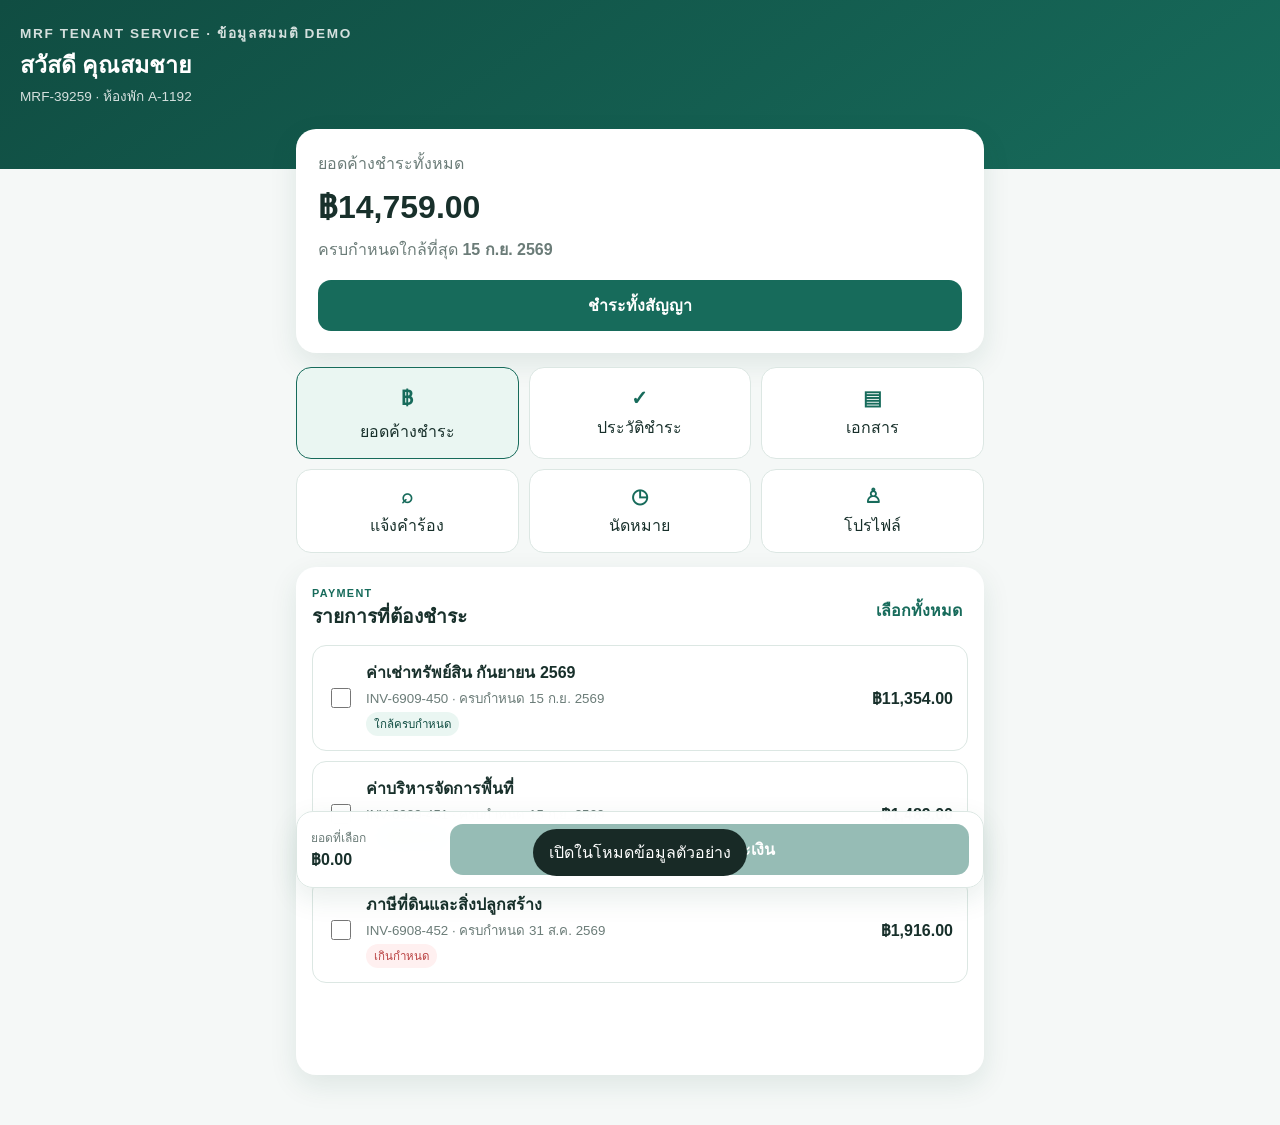
<file: index.html>
<!doctype html>
<html lang="th">
<head>
  <meta charset="utf-8">
  <meta name="viewport" content="width=device-width, initial-scale=1, viewport-fit=cover">
  <meta name="theme-color" content="#176b5b">
  <meta http-equiv="Cache-Control" content="no-cache, no-store, must-revalidate">
  <meta http-equiv="Pragma" content="no-cache">
  <meta http-equiv="Expires" content="0">
  <title>บริการผู้เช่า MRF</title>
  <link rel="stylesheet" href="styles.css?v=20260928-5">
</head>
<body class="is-booting">
  <div id="app-loading" class="app-loading" role="status" aria-live="polite">
    <div class="loading-brand">MRF</div>
    <strong>Tenant Service</strong>
    <span>กำลังเปิดบริการ...</span>
    <div class="loading-dots" aria-hidden="true"><i></i><i></i><i></i></div>
  </div>
  <header class="topbar">
    <div>
      <p class="eyebrow">MRF TENANT SERVICE · ข้อมูลสมมติ DEMO</p>
      <h1>สวัสดี <span id="display-name">คุณสมชาย</span></h1>
      <p id="contract-summary">สัญญา MRF-00125 · ทรัพย์สิน A-1204</p>
    </div>
    <img id="profile-picture" class="avatar" alt="รูปโปรไฟล์ LINE" hidden>
  </header>

  <main>
    <section class="balance-card">
      <p>ยอดค้างชำระทั้งหมด</p>
      <strong id="total-balance">฿0.00</strong>
      <span>ครบกำหนดใกล้ที่สุด <b id="nearest-due-date">-</b></span>
      <button id="pay-all" class="primary-button">ชำระทั้งสัญญา</button>
    </section>

    <nav class="quick-actions" aria-label="เมนูบริการ">
      <button data-target="invoices"><span>฿</span>ยอดค้างชำระ</button>
      <button data-target="history"><span>✓</span>ประวัติชำระ</button>
      <button data-target="documents"><span>▤</span>เอกสาร</button>
      <button data-target="requests"><span>⌕</span>แจ้งคำร้อง</button>
      <button data-target="appointments"><span>◷</span>นัดหมาย</button>
      <button data-target="profile"><span>♙</span>โปรไฟล์</button>
    </nav>

    <section id="invoices" class="panel">
      <div class="section-heading">
        <div><p class="eyebrow">PAYMENT</p><h2>รายการที่ต้องชำระ</h2></div>
        <button id="toggle-all" class="text-button">เลือกทั้งหมด</button>
      </div>
      <div id="invoice-list" class="stack"></div>
      <div class="sticky-payment">
        <div><span>ยอดที่เลือก</span><strong id="selected-total">฿0.00</strong></div>
        <button id="create-qr" class="primary-button">สร้าง QR ชำระเงิน</button>
      </div>
    </section>

    <section id="history" class="panel" hidden>
      <div class="section-heading"><div><p class="eyebrow">PAYMENT HISTORY</p><h2>ประวัติการชำระเงิน</h2></div></div>
      <div id="payment-history" class="stack"></div>
    </section>

    <section id="documents" class="panel" hidden>
      <div class="section-heading"><div><p class="eyebrow">DOCUMENTS</p><h2>เอกสารของฉัน</h2></div></div>
      <div id="document-list" class="stack"></div>
    </section>

    <section id="requests" class="panel" hidden>
      <div class="section-heading"><div><p class="eyebrow">SERVICE CENTER</p><h2>แจ้งคำขอบริการ</h2></div></div>
      <div id="request-types" class="request-grid"></div>
      <h3>คำร้องล่าสุด</h3>
      <div id="request-history" class="stack"></div>
    </section>

    <section id="appointments" class="panel" hidden>
      <div class="section-heading"><div><p class="eyebrow">APPOINTMENT</p><h2>นัดหมายเจ้าหน้าที่</h2></div></div>
      <form id="appointment-form" class="mock-form">
        <label>หัวข้อนัดหมาย<select id="appointment-topic"><option>สอบถามสัญญา</option><option>ส่งเอกสาร</option><option>ตรวจสอบทรัพย์สิน</option></select></label>
        <label>วันที่ต้องการ<input id="appointment-date" type="date" required></label>
        <label>ช่วงเวลา<select id="appointment-time"><option>09:00–12:00 น.</option><option>13:00–16:00 น.</option></select></label>
        <button class="primary-button" type="submit">ยืนยันนัดหมายตัวอย่าง</button>
      </form>
      <div id="appointment-result"></div>
    </section>

    <section id="profile" class="panel" hidden>
      <div class="section-heading"><div><p class="eyebrow">TENANT PROFILE</p><h2>ข้อมูลผู้เช่า</h2></div></div>
      <form id="profile-form" class="mock-form">
        <label>ชื่อผู้เช่า<input id="profile-name" required></label>
        <label>เบอร์ติดต่อ<input id="profile-phone" required></label>
        <label>อีเมล<input id="profile-email" type="email" required></label>
        <button class="primary-button" type="submit">บันทึกข้อมูลตัวอย่าง</button>
      </form>
    </section>

  </main>

  <dialog id="qr-dialog">
    <button id="close-dialog" class="dialog-close" aria-label="ปิด">×</button>
    <p class="eyebrow">MOCK PAYMENT</p>
    <h2>สแกนเพื่อชำระเงิน</h2>
    <div class="mock-qr-card" aria-label="QR Code ตัวอย่างสำหรับ Demo">
      <div class="mock-qr-frame">
        <canvas id="mock-qr-canvas" width="232" height="232" aria-hidden="true"></canvas>
        <span class="mock-qr-badge">DEMO</span>
      </div>
      <div class="mock-qr-meta">
        <strong>MRF Tenant Service</strong>
        <small>QR ตัวอย่างสำหรับการสาธิต · ไม่ใช่ QR ชำระเงินจริง</small>
      </div>
    </div>
    <strong id="qr-total">฿0.00</strong>
    <p class="muted">หน้าจอนี้เป็นข้อมูลจำลอง ยังไม่มีการตัดเงินจริง</p>
    <button id="mock-paid" class="primary-button">จำลองว่าชำระสำเร็จ</button>
  </dialog>

  <dialog id="document-dialog">
    <button class="dialog-close" data-close-dialog="document-dialog" aria-label="ปิด">×</button>
    <p class="eyebrow">MOCK DOCUMENT</p>
    <h2 id="document-title">เอกสาร</h2>
    <div class="document-preview">
      <b>มูลนิธิมหามกุฏราชวิทยาลัย</b>
      <span id="document-number">-</span>
      <p>เอกสารตัวอย่างสำหรับทดสอบหน้าจอ LIFF</p>
    </div>
    <button id="mock-download" class="primary-button">จำลองดาวน์โหลดเอกสาร</button>
  </dialog>

  <dialog id="request-dialog">
    <button class="dialog-close" data-close-dialog="request-dialog" aria-label="ปิด">×</button>
    <p class="eyebrow">MOCK SERVICE REQUEST</p>
    <h2 id="request-title">แจ้งคำขอบริการ</h2>
    <form id="request-form">
      <label>รายละเอียด<textarea id="request-detail" rows="4" required placeholder="กรอกรายละเอียดคำร้อง"></textarea></label>
      <label>เบอร์ติดต่อ<input id="request-phone" type="tel" required placeholder="08x-xxx-xxxx"></label>
      <label>เอกสารแนบ (Mock)<input id="request-attachment" type="file"></label>
      <button class="primary-button" type="submit">ส่งคำร้องตัวอย่าง</button>
    </form>
  </dialog>

  <div id="toast" class="toast" role="status" aria-live="polite"></div>
  <script src="https://static.line-scdn.net/liff/edge/2/sdk.js"></script>
  <script src="mock-data.js?v=20260928-5"></script>
  <script src="app.js?v=20260928-5"></script>
</body>
</html>
</file>
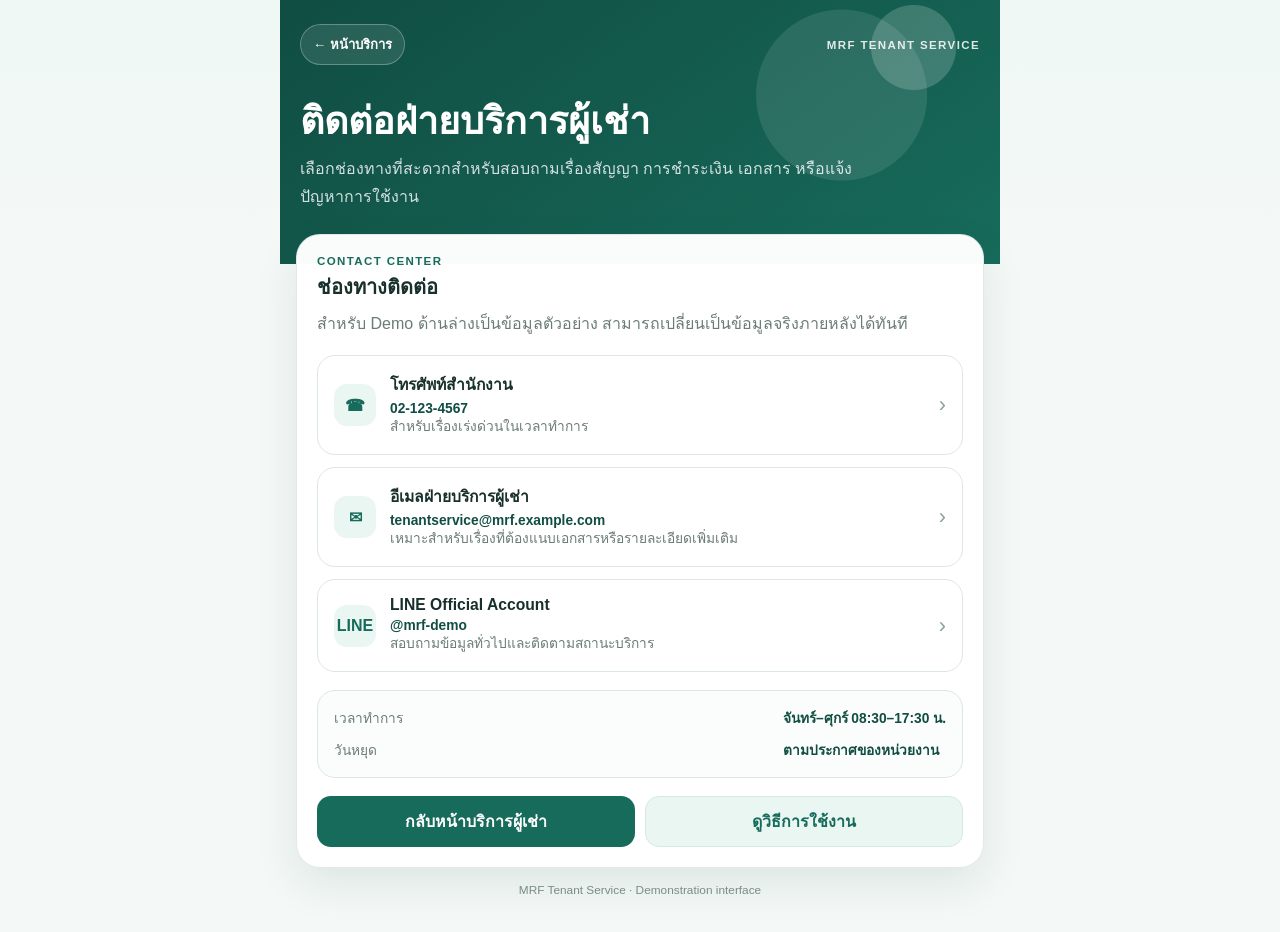
<file: contact/index.html>
<!doctype html>
<html lang="th">
<head>
  <meta charset="utf-8">
  <meta name="viewport" content="width=device-width, initial-scale=1, viewport-fit=cover">
  <meta name="theme-color" content="#176b5b">
  <meta http-equiv="Cache-Control" content="no-cache, no-store, must-revalidate">
  <title>ติดต่อเรา | MRF Tenant Service</title>
  <link rel="stylesheet" href="../static-pages.css?v=20260928-4">
</head>
<body>
  <div class="page-shell">
    <header class="page-hero">
      <div class="hero-nav">
        <a class="back-link" href="../" aria-label="กลับหน้าบริการ">← หน้าบริการ</a>
        <span class="brand-pill">MRF TENANT SERVICE</span>
      </div>
      <h1>ติดต่อฝ่ายบริการผู้เช่า</h1>
      <p>เลือกช่องทางที่สะดวกสำหรับสอบถามเรื่องสัญญา การชำระเงิน เอกสาร หรือแจ้งปัญหาการใช้งาน</p>
    </header>

    <main class="content">
      <section class="surface">
        <p class="section-label">CONTACT CENTER</p>
        <h2>ช่องทางติดต่อ</h2>
        <p class="intro">สำหรับ Demo ด้านล่างเป็นข้อมูลตัวอย่าง สามารถเปลี่ยนเป็นข้อมูลจริงภายหลังได้ทันที</p>

        <div class="contact-list">
          <a class="contact-card" href="tel:021234567">
            <span class="contact-icon">☎</span>
            <span class="copy"><b>โทรศัพท์สำนักงาน</b><span class="value">02-123-4567</span><p>สำหรับเรื่องเร่งด่วนในเวลาทำการ</p></span>
            <span class="chevron">›</span>
          </a>
          <a class="contact-card" href="mailto:tenantservice@mrf.example.com">
            <span class="contact-icon">✉</span>
            <span class="copy"><b>อีเมลฝ่ายบริการผู้เช่า</b><span class="value">tenantservice@mrf.example.com</span><p>เหมาะสำหรับเรื่องที่ต้องแนบเอกสารหรือรายละเอียดเพิ่มเติม</p></span>
            <span class="chevron">›</span>
          </a>
          <a class="contact-card" href="https://line.me/ti/p/@mrf-demo" target="_blank" rel="noreferrer">
            <span class="contact-icon">LINE</span>
            <span class="copy"><b>LINE Official Account</b><span class="value">@mrf-demo</span><p>สอบถามข้อมูลทั่วไปและติดตามสถานะบริการ</p></span>
            <span class="chevron">›</span>
          </a>
        </div>

        <div class="hours">
          <span>เวลาทำการ</span><strong>จันทร์–ศุกร์ 08:30–17:30 น.</strong>
          <span>วันหยุด</span><strong>ตามประกาศของหน่วยงาน</strong>
        </div>

        <div class="action-grid">
          <a class="action-link primary" href="../">กลับหน้าบริการผู้เช่า</a>
          <a class="action-link secondary" href="../howto/">ดูวิธีการใช้งาน</a>
        </div>
      </section>
      <p class="demo-note">MRF Tenant Service · Demonstration interface</p>
    </main>
  </div>
</body>
</html>
</file>
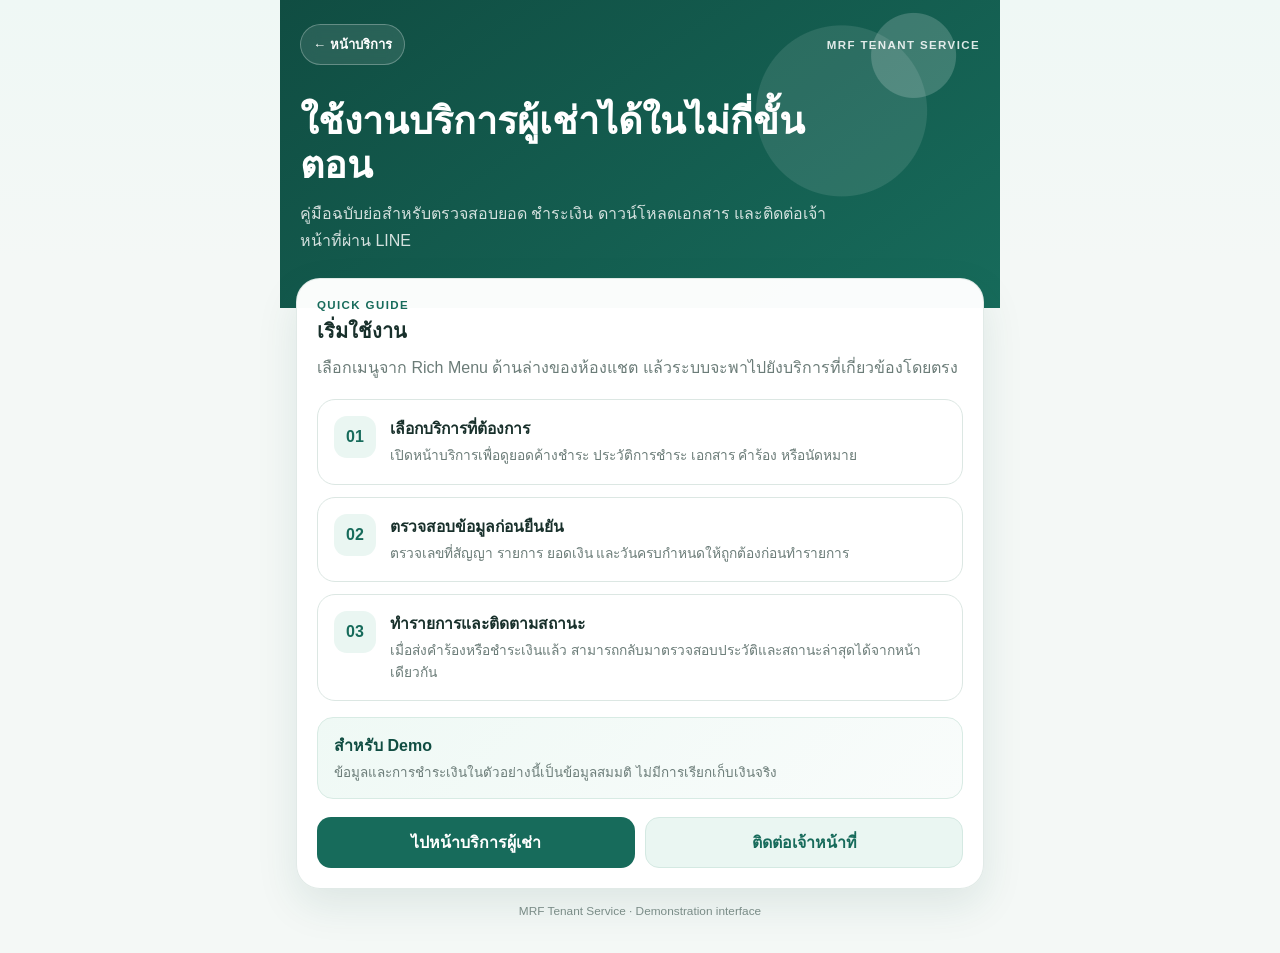
<file: howto/index.html>
<!doctype html>
<html lang="th">
<head>
  <meta charset="utf-8">
  <meta name="viewport" content="width=device-width, initial-scale=1, viewport-fit=cover">
  <meta name="theme-color" content="#176b5b">
  <meta http-equiv="Cache-Control" content="no-cache, no-store, must-revalidate">
  <title>วิธีการใช้งาน | MRF Tenant Service</title>
  <link rel="stylesheet" href="../static-pages.css?v=20260928-4">
</head>
<body>
  <div class="page-shell">
    <header class="page-hero">
      <div class="hero-nav">
        <a class="back-link" href="../" aria-label="กลับหน้าบริการ">← หน้าบริการ</a>
        <span class="brand-pill">MRF TENANT SERVICE</span>
      </div>
      <h1>ใช้งานบริการผู้เช่าได้ในไม่กี่ขั้นตอน</h1>
      <p>คู่มือฉบับย่อสำหรับตรวจสอบยอด ชำระเงิน ดาวน์โหลดเอกสาร และติดต่อเจ้าหน้าที่ผ่าน LINE</p>
    </header>

    <main class="content">
      <section class="surface">
        <p class="section-label">QUICK GUIDE</p>
        <h2>เริ่มใช้งาน</h2>
        <p class="intro">เลือกเมนูจาก Rich Menu ด้านล่างของห้องแชต แล้วระบบจะพาไปยังบริการที่เกี่ยวข้องโดยตรง</p>

        <div class="step-list">
          <article class="step-card">
            <span class="step-no">01</span>
            <div><b>เลือกบริการที่ต้องการ</b><p>เปิดหน้าบริการเพื่อดูยอดค้างชำระ ประวัติการชำระ เอกสาร คำร้อง หรือนัดหมาย</p></div>
          </article>
          <article class="step-card">
            <span class="step-no">02</span>
            <div><b>ตรวจสอบข้อมูลก่อนยืนยัน</b><p>ตรวจเลขที่สัญญา รายการ ยอดเงิน และวันครบกำหนดให้ถูกต้องก่อนทำรายการ</p></div>
          </article>
          <article class="step-card">
            <span class="step-no">03</span>
            <div><b>ทำรายการและติดตามสถานะ</b><p>เมื่อส่งคำร้องหรือชำระเงินแล้ว สามารถกลับมาตรวจสอบประวัติและสถานะล่าสุดได้จากหน้าเดียวกัน</p></div>
          </article>
        </div>

        <div class="info-strip">
          <strong>สำหรับ Demo</strong>
          <p>ข้อมูลและการชำระเงินในตัวอย่างนี้เป็นข้อมูลสมมติ ไม่มีการเรียกเก็บเงินจริง</p>
        </div>

        <div class="action-grid">
          <a class="action-link primary" href="../">ไปหน้าบริการผู้เช่า</a>
          <a class="action-link secondary" href="../contact/">ติดต่อเจ้าหน้าที่</a>
        </div>
      </section>
      <p class="demo-note">MRF Tenant Service · Demonstration interface</p>
    </main>
  </div>
</body>
</html>
</file>
<file: styles.css>
:root { color-scheme: light; --green:#176b5b; --green-dark:#104d42; --mint:#eaf6f2; --ink:#18302b; --muted:#6b7c78; --line:#dce7e3; --danger:#b94242; --shadow:0 10px 28px rgba(22,74,63,.10); }
* { box-sizing:border-box; }
body { margin:0; background:#f5f8f7; color:var(--ink); font-family:"Noto Sans Thai",Tahoma,sans-serif; }
button { font:inherit; }
.topbar { display:flex; justify-content:space-between; align-items:center; padding:calc(22px + env(safe-area-inset-top)) 20px 62px; color:white; background:linear-gradient(145deg,var(--green-dark),var(--green)); }
.topbar h1 { margin:2px 0; font-size:1.45rem; }
.topbar p { margin:0; opacity:.82; font-size:.85rem; }
.eyebrow { margin:0; font-size:.68rem; font-weight:800; letter-spacing:.12em; }
.avatar { width:52px; height:52px; border:3px solid rgba(255,255,255,.7); border-radius:50%; object-fit:cover; }
main { max-width:720px; margin:-40px auto 50px; padding:0 16px; }
.balance-card,.panel { background:white; border-radius:20px; box-shadow:var(--shadow); }
.balance-card { padding:22px; }
.balance-card p,.balance-card span { display:block; margin:0; color:var(--muted); }
.balance-card > strong { display:block; margin:5px 0; font-size:2rem; }
.primary-button { width:100%; margin-top:18px; padding:13px 18px; border:0; border-radius:13px; color:white; background:var(--green); font-weight:750; cursor:pointer; }
.primary-button:disabled { opacity:.45; }
.quick-actions { display:grid; grid-template-columns:repeat(3,1fr); gap:10px; margin:14px 0; }
.quick-actions button,.request-grid button { border:1px solid var(--line); border-radius:15px; background:white; color:var(--ink); padding:14px 8px; cursor:pointer; }
.quick-actions button span,.request-grid button span { display:block; margin-bottom:5px; color:var(--green); font-size:1.25rem; font-weight:800; }
.quick-actions button.active { border-color:var(--green); background:var(--mint); }
.panel { scroll-margin-top:12px; padding:20px 16px 92px; }
.section-heading { display:flex; align-items:center; justify-content:space-between; margin-bottom:12px; }
.section-heading h2 { margin:2px 0; font-size:1.2rem; }
.section-heading .eyebrow { color:var(--green); }
.text-button { border:0; background:none; color:var(--green); font-weight:700; cursor:pointer; }
.stack { display:grid; gap:10px; }
.list-card { display:flex; gap:12px; align-items:center; width:100%; padding:14px; border:1px solid var(--line); border-radius:14px; color:var(--ink); background:white; text-align:left; }
.list-content { display:flex; flex:1; flex-direction:column; gap:3px; }
.list-content small,.muted { color:var(--muted); }
.status { width:max-content; padding:3px 8px; border-radius:999px; color:var(--green-dark); background:var(--mint); font-size:.72rem; font-style:normal; }
.status.overdue { color:var(--danger); background:#fff0f0; }
.invoice-card input { width:20px; height:20px; accent-color:var(--green); }
.sticky-payment { position:fixed; left:16px; right:16px; bottom:calc(12px + env(safe-area-inset-bottom)); z-index:3; display:flex; align-items:center; gap:14px; max-width:688px; margin:auto; padding:12px 14px; border:1px solid var(--line); border-radius:17px; background:rgba(255,255,255,.96); box-shadow:var(--shadow); backdrop-filter:blur(12px); }
.sticky-payment div { display:flex; min-width:125px; flex-direction:column; }
.sticky-payment span { color:var(--muted); font-size:.75rem; }
.sticky-payment .primary-button { margin:0; }
.document-card { cursor:pointer; }
.contact-card { text-decoration:none; }
.doc-icon { display:grid; place-items:center; width:38px; height:38px; border-radius:11px; color:var(--green); background:var(--mint); }
.info-card { display:flex; gap:12px; align-items:flex-start; padding:16px; border:1px solid var(--line); border-radius:14px; background:white; }
.step-badge { display:grid; place-items:center; min-width:38px; height:38px; border-radius:11px; color:white; background:var(--green); font-weight:800; }
.tip-box { margin-top:16px; padding:16px; border:1px solid var(--line); border-radius:16px; background:linear-gradient(180deg,#fff,var(--mint)); }
.tip-box b { display:block; margin-bottom:6px; }
.tip-box p { margin:0; color:var(--muted); line-height:1.5; }
.tip-box code { padding:2px 6px; border-radius:8px; background:white; color:var(--green-dark); font-family:ui-monospace,SFMono-Regular,Menlo,monospace; }
.request-grid { display:grid; grid-template-columns:repeat(2,1fr); gap:10px; }
.request-grid button { min-height:92px; }
.payment-result { display:flex; align-items:flex-end; flex-direction:column; gap:5px; }
.mock-form { display:grid; gap:14px; }
.mock-form label { display:grid; gap:6px; color:var(--ink); font-weight:700; }
.mock-form input,.mock-form select { width:100%; padding:11px 12px; border:1px solid var(--line); border-radius:10px; background:white; font:inherit; }
.appointment-card { margin-top:16px; }
.timeline { width:max-content; padding-top:4px; color:var(--green); font-size:.72rem; font-weight:700; }
.empty-state { padding:28px 12px; border:1px dashed var(--line); border-radius:14px; color:var(--muted); text-align:center; }
.panel h3 { margin:24px 0 10px; font-size:1rem; }
dialog { width:min(88vw,380px); padding:24px; border:0; border-radius:22px; text-align:center; box-shadow:0 24px 80px rgba(0,0,0,.25); }
dialog::backdrop { background:rgba(10,25,21,.62); backdrop-filter:blur(3px); }
.dialog-close { position:absolute; top:12px; right:14px; border:0; background:none; color:var(--muted); font-size:1.6rem; cursor:pointer; }
.mock-qr-card { margin:18px 0 6px; padding:16px; border:1px solid var(--line); border-radius:18px; background:#f8fbfa; }
.mock-qr-frame { position:relative; width:200px; height:200px; margin:0 auto; padding:12px; border:1px solid #d5e2de; border-radius:14px; background:white; box-shadow:0 8px 24px rgba(16,77,66,.08); }
#mock-qr-canvas { display:block; width:100%; height:100%; image-rendering:pixelated; }
.mock-qr-badge { position:absolute; left:50%; top:50%; transform:translate(-50%,-50%); padding:5px 8px; border:1px solid var(--line); border-radius:8px; color:var(--green-dark); background:rgba(255,255,255,.96); font-size:.68rem; font-weight:900; letter-spacing:.08em; }
.mock-qr-meta { display:flex; flex-direction:column; gap:3px; margin-top:12px; }
.mock-qr-meta strong { color:var(--green-dark); }
.mock-qr-meta small { color:var(--muted); line-height:1.45; }
.document-preview { display:flex; min-height:210px; margin:18px 0; padding:24px; border:1px solid var(--line); background:#fff; flex-direction:column; justify-content:center; gap:8px; }
.document-preview span { color:var(--green); font-weight:700; }
#request-form { display:grid; gap:14px; text-align:left; }
#request-form label { display:grid; gap:6px; font-weight:700; }
#request-form input,#request-form textarea { width:100%; padding:11px 12px; border:1px solid var(--line); border-radius:10px; font:inherit; resize:vertical; }
.toast { position:fixed; left:50%; bottom:24px; z-index:10; max-width:88vw; padding:11px 16px; border-radius:999px; color:white; background:#182a26; opacity:0; transform:translate(-50%,20px); transition:.2s; pointer-events:none; }
.toast.show { opacity:1; transform:translate(-50%,0); }
[hidden] { display:none !important; }
@media (max-width:520px) { .quick-actions { grid-template-columns:repeat(2,1fr); } }
@media (min-width:721px) { .sticky-payment { left:50%; right:auto; width:688px; transform:translateX(-50%); } }

.app-loading {
  position:fixed;
  inset:0;
  z-index:9999;
  display:flex;
  flex-direction:column;
  align-items:center;
  justify-content:center;
  gap:8px;
  padding:24px;
  color:white;
  text-align:center;
  background:
    radial-gradient(circle at 50% 38%, rgba(255,255,255,.12), transparent 120px),
    linear-gradient(145deg,var(--green-dark),var(--green));
  transition:opacity .18s ease, visibility .18s ease;
}
.app-loading .loading-brand {
  display:grid;
  place-items:center;
  width:70px;
  height:70px;
  margin-bottom:6px;
  border:1px solid rgba(255,255,255,.35);
  border-radius:22px;
  background:rgba(255,255,255,.12);
  font-size:1.25rem;
  font-weight:900;
  letter-spacing:.08em;
  box-shadow:0 16px 40px rgba(0,0,0,.12);
  backdrop-filter:blur(10px);
}
.app-loading strong { font-size:1.2rem; }
.app-loading > span { color:rgba(255,255,255,.78); font-size:.84rem; }
.loading-dots { display:flex; gap:6px; margin-top:8px; }
.loading-dots i { width:7px; height:7px; border-radius:50%; background:white; opacity:.35; animation:loadingPulse 1s infinite ease-in-out; }
.loading-dots i:nth-child(2) { animation-delay:.15s; }
.loading-dots i:nth-child(3) { animation-delay:.3s; }
body.is-booting > .topbar,
body.is-booting > main,
body.is-booting > dialog,
body.is-booting > .toast { visibility:hidden; }
body.is-ready .app-loading { opacity:0; visibility:hidden; pointer-events:none; }
@keyframes loadingPulse {
  0%, 80%, 100% { transform:scale(.8); opacity:.35; }
  40% { transform:scale(1.15); opacity:1; }
}
</file>
<file: static-pages.css>
:root {
  color-scheme: light;
  --green: #176b5b;
  --green-dark: #104d42;
  --green-soft: #eaf6f2;
  --surface: #ffffff;
  --bg: #f4f8f6;
  --ink: #18302b;
  --muted: #6b7c78;
  --line: #dce7e3;
  --shadow: 0 16px 42px rgba(16, 77, 66, .10);
}
* { box-sizing: border-box; }
html { background: var(--bg); }
body {
  margin: 0;
  min-height: 100vh;
  background: linear-gradient(180deg, #eff8f5 0, var(--bg) 260px);
  color: var(--ink);
  font-family: "Noto Sans Thai", Tahoma, Arial, sans-serif;
  -webkit-font-smoothing: antialiased;
}
a { color: inherit; }
.page-shell { max-width: 720px; margin: 0 auto; padding-bottom: calc(32px + env(safe-area-inset-bottom)); }
.page-hero {
  position: relative;
  overflow: hidden;
  min-height: 230px;
  padding: calc(24px + env(safe-area-inset-top)) 20px 54px;
  color: #fff;
  background:
    radial-gradient(circle at 88% 18%, rgba(255,255,255,.18) 0 42px, transparent 43px),
    radial-gradient(circle at 78% 36%, rgba(255,255,255,.10) 0 85px, transparent 86px),
    linear-gradient(145deg, var(--green-dark), var(--green));
}
.hero-nav { display: flex; align-items: center; justify-content: space-between; margin-bottom: 34px; }
.back-link {
  display: inline-flex; align-items: center; gap: 8px;
  padding: 9px 12px; border: 1px solid rgba(255,255,255,.28); border-radius: 999px;
  color: #fff; background: rgba(255,255,255,.10); text-decoration: none; font-size: .82rem; font-weight: 700;
  backdrop-filter: blur(8px);
}
.brand-pill { font-size: .72rem; font-weight: 800; letter-spacing: .12em; opacity: .86; }
.page-hero h1 { max-width: 540px; margin: 0; font-size: clamp(1.75rem, 7vw, 2.35rem); line-height: 1.18; }
.page-hero p { max-width: 560px; margin: 12px 0 0; color: rgba(255,255,255,.82); line-height: 1.7; }
.content { position: relative; margin-top: -30px; padding: 0 16px; }
.surface { padding: 20px; border: 1px solid rgba(220,231,227,.85); border-radius: 24px; background: rgba(255,255,255,.98); box-shadow: var(--shadow); }
.section-label { margin: 0 0 4px; color: var(--green); font-size: .72rem; font-weight: 900; letter-spacing: .12em; }
h2 { margin: 0; font-size: 1.25rem; }
.intro { margin: 8px 0 0; color: var(--muted); line-height: 1.65; }
.step-list, .contact-list { display: grid; gap: 12px; margin-top: 18px; }
.step-card, .contact-card {
  display: flex; gap: 14px; align-items: flex-start; padding: 16px;
  border: 1px solid var(--line); border-radius: 18px; background: #fff;
}
.step-no, .contact-icon {
  display: grid; place-items: center; flex: 0 0 42px; height: 42px; border-radius: 13px;
  background: var(--green-soft); color: var(--green); font-weight: 900;
}
.step-card b, .contact-card b { display: block; margin-bottom: 4px; font-size: .98rem; }
.step-card p, .contact-card p { margin: 0; color: var(--muted); font-size: .86rem; line-height: 1.6; }
.info-strip {
  margin-top: 16px; padding: 15px 16px; border-radius: 16px;
  background: linear-gradient(135deg, #eff9f5, #f9fcfb); border: 1px solid #d8ebe4;
}
.info-strip strong { display: block; margin-bottom: 4px; color: var(--green-dark); }
.info-strip p { margin: 0; color: var(--muted); font-size: .84rem; line-height: 1.6; }
.action-grid { display: grid; grid-template-columns: 1fr 1fr; gap: 10px; margin-top: 18px; }
.action-link {
  display: flex; align-items: center; justify-content: center; min-height: 48px; padding: 12px 14px;
  border-radius: 14px; text-decoration: none; font-weight: 800; text-align: center;
}
.action-link.primary { color: #fff; background: var(--green); }
.action-link.secondary { color: var(--green); background: var(--green-soft); border: 1px solid #d4e9e2; }
.contact-card { align-items: center; text-decoration: none; }
.contact-card .copy { flex: 1; min-width: 0; }
.contact-card .value { display: block; margin-top: 3px; color: var(--green-dark); font-size: .86rem; font-weight: 800; word-break: break-word; }
.chevron { color: #8ca09a; font-size: 1.35rem; }
.hours {
  display: grid; grid-template-columns: 1fr auto; gap: 10px; margin-top: 18px; padding: 16px;
  border: 1px solid var(--line); border-radius: 18px; background: #fbfdfc;
}
.hours span { color: var(--muted); font-size: .86rem; }
.hours strong { color: var(--green-dark); font-size: .86rem; }
.demo-note { margin: 14px 4px 0; color: #7a8c87; font-size: .74rem; line-height: 1.5; text-align: center; }
@media (max-width: 460px) {
  .action-grid { grid-template-columns: 1fr; }
  .page-hero { min-height: 220px; }
  .surface { padding: 18px 15px; }
}
</file>
